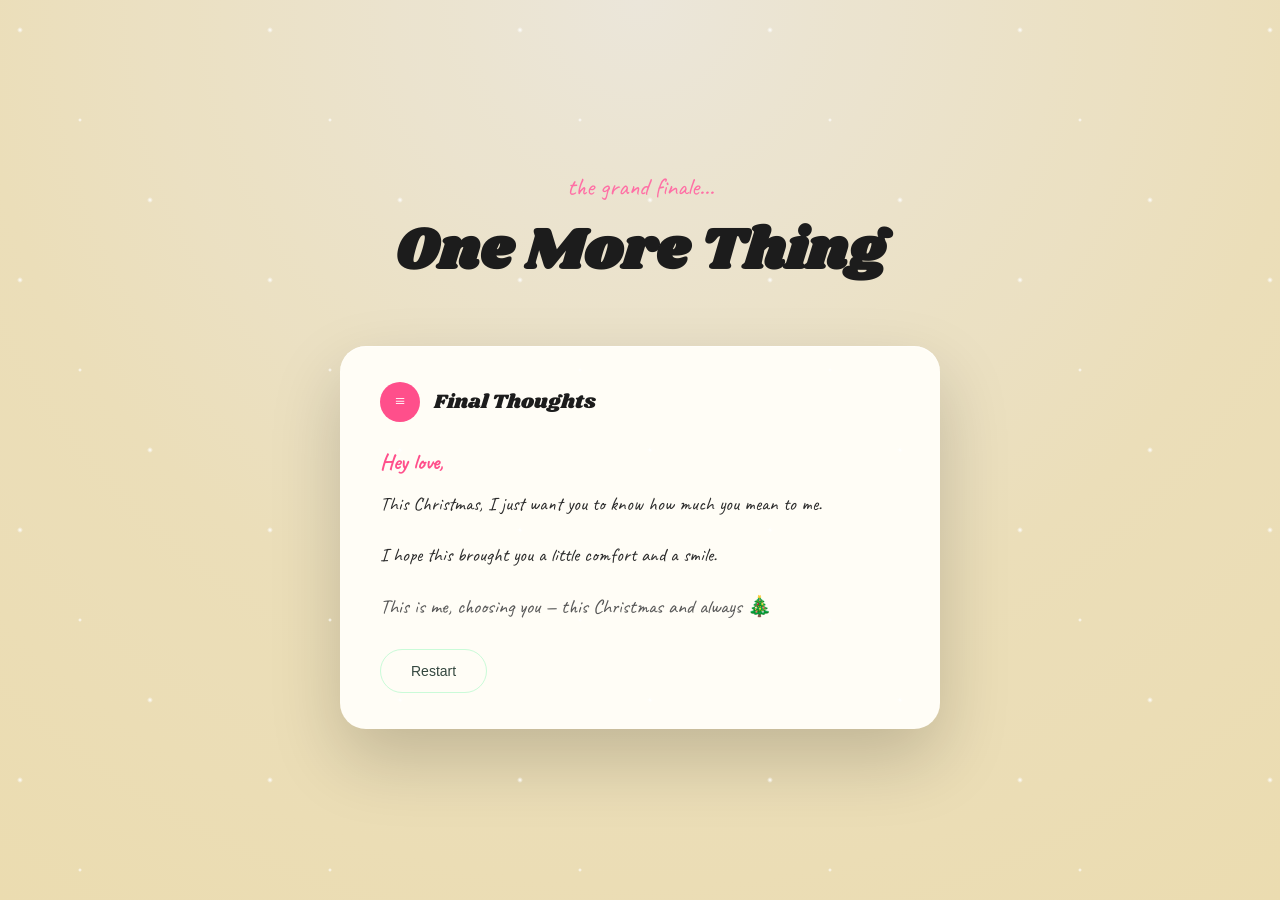
<file: fourthpage.html>
<!DOCTYPE html>
<html lang="en">
<head>
<meta charset="UTF-8">
<title>One More Thing</title>
<link rel="stylesheet" href="fourthpage.css">
</head>

<body>
 <!-- Background effects -->
    <div class="bg-overlay"></div>
    <div class="snow"></div>

<div class="bg-grain"></div>

<div class="container">
  <p class="top-note">the grand finale...</p>
  <h1>One More Thing</h1>

  <div class="card">
    <div class="card-head">
      <div class="icon">≡</div>
      <h3>Final Thoughts</h3>
    </div>

    <p class="hey">Hey love,</p>

    <p class="msg">
      This Christmas, I just want you to know how much you mean to me.
    </p>

    <p class="msg">
      I hope this brought you a little comfort and a smile.
    </p>

    <p class="footer">
      This is me, choosing you — this Christmas and always 🎄
    </p>

    <div class="buttons">
     <a href="index.html">
        
         <button class="outline">Restart</button>
        </a> 
    </div>
  </div>
</div>

</body>
</html>
</file>
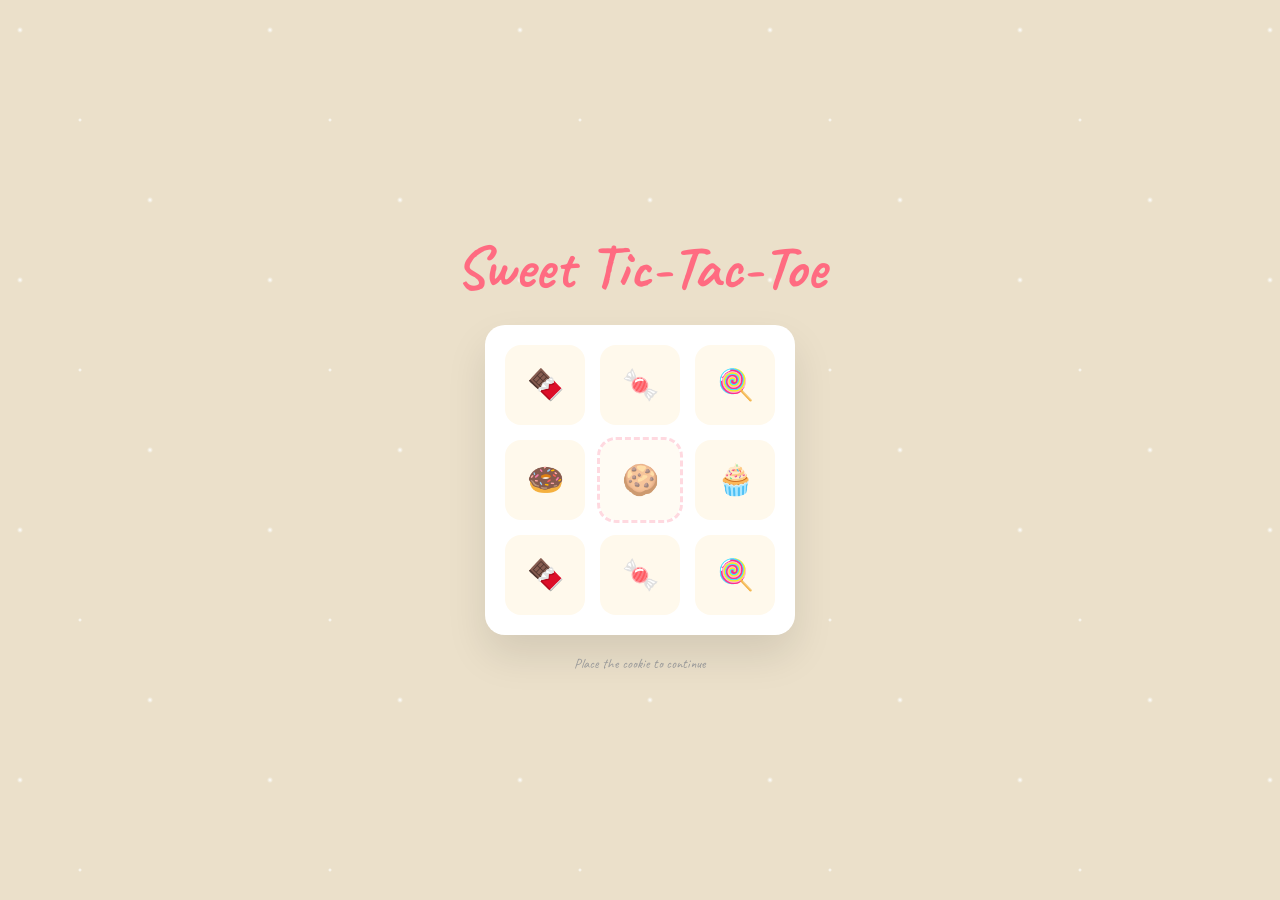
<file: thirdpage.html>
<!DOCTYPE html>
<html lang="en">

<head>
    <meta charset="UTF-8" />
    <title>Christmas Surprise 🎄</title>
    <link rel="stylesheet" href="thirdpage.css" />
</head>

<body>

    <!-- Background effects -->
    <div class="bg-overlay"></div>
    <div class="snow"></div>

    <!-- PAGE 1 -->
    <section class="page active" id="page1">
        <h1 class="tttttt">Sweet Tic-Tac-Toe</h1>

        <div class="grid">
            <div class="cell">🍫</div>
            <div class="cell">🍬</div>
            <div class="cell">🍭</div>
            <div class="cell">🍩</div>

            <!-- COOKIE (CLICK THIS) -->
            <div class="cell cookie" onclick="goToPage(2)">🍪</div>

            <div class="cell">🧁</div>
            <div class="cell">🍫</div>
            <div class="cell">🍬</div>
            <div class="cell">🍭</div>
        </div>

        <p class="hint">Place the cookie to continue</p>
    </section>

    <!-- PAGE 2 -->
    <section class="page" id="page2">
        <h1 class="tttttt">A Christmas Note</h1>

        <div class="envelope" onclick="goToPage(3)">
            <div class="heart">❤️</div>
        </div>

        <p class="hint">Tap to unwrap 🎁</p>
    </section>

    <!-- PAGE 3 -->
    <section class="page" id="page3">
        <p class="top-note">Wrapped Straight From My Heart </p>
        <h1 class="ttttttt">A Christmas Note 🎄</h1>
        <div class="note">
            <span class="tag">💖 MY SWEETEST PERSON</span>

            <h2>Vishakha ji,</h2>

            <p>
                Christmas feels warmer because of you.<br />
                You bring comfort, light and calm into my world.
            </p>

            <div class="signature">Always yours!</div>


            <button onclick="goToPage(4)">Continue ✨</button>

        </div>
    </section>
    <!-- PAGE 4 -->
    <section class="page" id="page4">
        <p class="subtitle">from a sincere heart</p>

        <h1 class="title">
            ✨ Little Things I Want You To Know 🎄
        </h1>

        <p class="tap">Tap to flip ❄️</p>

        <div class="cards">
            <div class="card flip-card" onclick="this.classList.toggle('flipped')">
                <div class="flip-inner">

                    <!-- FRONT -->
                    <div class="flip-front pink">
                        <p>You make<br>everything feel<br>warmer 🤍</p>
                    </div>

                    <!-- BACK -->
                    <div class="flip-back">
                        <img src="1.jpeg" alt="Christmas Cat" id="firstimg">
                        <h3>Christmas Feeling:</h3>
                        <p>Being with you feels like comfort and calm.</p>
                        <span>🎄</span>
                    </div>

                </div>
            </div>

            <div class="card flip-card" onclick="this.classList.toggle('flipped')">
                <div class="flip-inner">

                    <!-- FRONT -->
                    <div class="flip-front yellow">
                        <p>You're cute even<br>when you're annoyed 😆</p>
                    </div>

                    <!-- BACK -->
                    <div class="flip-back">
                        <img src="2.jpeg" alt="Cute Cat">
                        <h3>Little Truth:</h3>
                        <p>Even your angry face makes me smile.</p>
                        <span>🎁</span>
                    </div>

                </div>
            </div>
            <div class="card flip-card" onclick="this.classList.toggle('flipped')">
                <div class="flip-inner">

                    <!-- FRONT -->
                    <div class="flip-front blue">
                        <p>Christmas Coupon:<br>Unlimited hugs 🤗</p>
                    </div>

                    <!-- BACK -->
                    <div class="flip-back">
                        <img src="3.jpeg" alt="Hug Cat" id="thirdimg">
                        <h3>Redeem Anytime 💖</h3>
                        <p>No expiry. No limits. Just hugs.</p>
                        <span>🎄</span>
                    </div>

                </div>
            </div>

        </div>
        <div class="next-btn-wrapper">
           <a href="fourthpage.html">

               <button class="next-btn" onclick="goNext()">Next →</button>
            </a>
            </div>
    </section>



    <script src="index.js"></script>
</body>


</html>
</file>
<file: fourthpage.css>
@import url('https://fonts.googleapis.com/css2?family=Caveat:wght@400..700&display=swap');
@import url('https://fonts.googleapis.com/css2?family=Caveat:wght@400..700&family=Shrikhand&display=swap');
@import url('https://fonts.googleapis.com/css2?family=Caveat:wght@400..700&family=Fredoka:wght@300..700&family=Shrikhand&display=swap');
* {
  margin: 0;
  padding: 0;
  box-sizing: border-box;
}

body {
  height: 100vh;
  background: radial-gradient(circle at top, #fff9ec 0%, #fff1c9 60%, #ffefbf 100%);
  display: flex;
  justify-content: center;
  align-items: center;
  overflow: hidden;
}

/* subtle grain texture */
.bg-grain {
  position: fixed;
  inset: 0;
  background-image: url("https://www.transparenttextures.com/patterns/paper-fibers.png");
  opacity: 0.25;
  pointer-events: none;
}

.container {
  text-align: center;
  z-index: 1;
}

.top-note {
  font-family: 'Caveat', cursive;
  color: #ff6fa5;
  font-size: 25px;
  margin-bottom: 6px;
}

h1 {
  font-family: "Shrikhand", cursive;
  font-size: 58px;
  font-weight: 700;
  color: #1c1c1c;
  margin-bottom: 52px;
}

.card {
  width: 600px;
  background: #fffdf6;
  border-radius: 26px;
  padding: 36px 40px;
  text-align: left;

  box-shadow:
    0 30px 70px rgba(0, 0, 0, 0.18),
    inset 0 1px 0 rgba(255,255,255,0.6);
}

.card-head {
  display: flex;
  align-items: center;
  gap: 14px;
  margin-bottom: 26px;
}

.icon {
  width: 40px;
  height: 40px;
  background: #ff4f8b;
  border-radius: 50%;
  color: white;
  font-size: 18px;
  display: flex;
  align-items: center;
  justify-content: center;
}

.card-head h3 {
  font-family: "Shrikhand", cursive;
  font-size: 20px;
    color: #1c1c1c;
    font-weight: lighter;
}

.hey {
  font-family: 'caveat', cursive;
  color: #ff4f8b;
  font-size: 22px;
  margin-bottom: 12px;
  font-weight: bold;
}

.msg {
 font-family: 'caveat', cursive;
 font-optical-sizing: auto;
  font-size: 19px;
  line-height: 1.75;
  color: #2b2b2b;
  margin-bottom: 18px;
}

.footer {
  font-size: 20px;
  color: #585858;
  font-family: 'caveat', cursive;
 font-optical-sizing: auto;
  margin-top: 22px;
}

.buttons {
  display: flex;
  gap: 18px;
  margin-top: 30px;
}

button {
  padding: 13px 30px;
  border-radius: 30px;
  font-size: 14px;
  cursor: pointer;
  border: none;
}

.pink {
  background: #ff4f8b;
  color: white;
  box-shadow: 0 8px 20px rgba(255,79,139,0.4);
}

.pink:hover {
  background: #e8457c;
}

.outline {
  background: transparent;
  border: 1px solid #cafbd8;
  color: #34473f;
}

.outline:hover {
  background: #f5f5f5;
}
/* Dark overlay */
.bg-overlay {
    position: fixed;
    inset: 0;
    background: rgba(0, 0, 0, 0.08);
    z-index: 1;
}
/* Snow */
.snow {
    position: fixed;
    inset: 0;
    background-image:
        radial-gradient(3px 3px at 20px 30px, #fff, transparent),
        radial-gradient(2px 2px at 80px 120px, #fff, transparent),
        radial-gradient(3px 3px at 150px 200px, #fff, transparent);
    background-size: 250px 250px;
    animation: snowFall 14s linear infinite;
    pointer-events: none;
    z-index: 2;
}

@keyframes snowFall {
    from {
        background-position: 0 -250px;
    }

    to {
        background-position: 0 250px;
    }
}
</file>
<file: thirdpage.css>
@import url('https://fonts.googleapis.com/css2?family=Caveat:wght@400..700&display=swap');
@import url('https://fonts.googleapis.com/css2?family=Caveat:wght@400..700&family=Shrikhand&display=swap');
@import url('https://fonts.googleapis.com/css2?family=Caveat:wght@400..700&family=Fredoka:wght@300..700&family=Shrikhand&display=swap');

* {
    margin: 0;
    padding: 0;
    box-sizing: border-box;
    font-family: "Poppins", sans-serif;
}

body {
    background: #fff4dc;
    min-height: 100vh;
    overflow: hidden;
}

/* Dark overlay */
.bg-overlay {
    position: fixed;
    inset: 0;
    background: rgba(0, 0, 0, 0.08);
    z-index: 1;
}

.tttttt {
    font-size: 60px;
    color: #ff6b81;
    font-family: "Caveat", cursive;
    font-optical-sizing: auto;
}

/* Snow */
.snow {
    position: fixed;
    inset: 0;
    background-image:
        radial-gradient(3px 3px at 20px 30px, #fff, transparent),
        radial-gradient(2px 2px at 80px 120px, #fff, transparent),
        radial-gradient(3px 3px at 150px 200px, #fff, transparent);
    background-size: 250px 250px;
    animation: snowFall 14s linear infinite;
    pointer-events: none;
    z-index: 2;
}

@keyframes snowFall {
    from {
        background-position: 0 -250px;
    }

    to {
        background-position: 0 250px;
    }
}

/* Pages */
.page {
    position: absolute;
    inset: 0;
    display: flex;
    flex-direction: column;
    justify-content: center;
    align-items: center;
    gap: 20px;
    opacity: 0;
    transform: scale(0.95);
    pointer-events: none;
    transition: 0.6s ease;
    z-index: 3;
}

.page.active {
    opacity: 1;
    transform: scale(1);
    pointer-events: auto;
}

/* Grid */
.grid {
    display: grid;
    grid-template-columns: repeat(3, 80px);
    gap: 15px;
    background: #fff;
    padding: 20px;
    border-radius: 20px;
    box-shadow: 0 20px 40px rgba(0, 0, 0, 0.1);
}

.cell {
    width: 80px;
    height: 80px;
    background: #fff9ec;
    border-radius: 16px;
    display: grid;
    place-items: center;
    font-size: 30px;
}

.cookie {
    cursor: pointer;
    outline: 3px dashed pink;
    animation: pulse 1.2s infinite;
    opacity: 0.6;
}

@keyframes pulse {
    0% {
        transform: scale(1);
    }

    50% {
        transform: scale(1.1);
    }
}

/* Envelope */
.envelope {
    width: 450px;
    height: 250px;
    background: rgb(255, 213, 220);
    border-radius: 20px;
    display: grid;
    place-items: center;
    cursor: pointer;
    box-shadow: 0 20px 40px rgba(0, 0, 0, 0.15);
}

.heart {
    font-size: 40px;
    animation: heartbeat 1.2s infinite;
}

@keyframes heartbeat {
    0% {
        transform: scale(1);
    }

    50% {
        transform: scale(1.2);
    }
}

.note .tag {
    display: inline-flex;
    align-items: center;
    gap: 8px;
    background: #ff4f9a;
    color: #fff;
    padding: 8px 18px;
    border-radius: 999px;
    font-size: 13px;
    font-weight: 600;
    margin-bottom: 20px;
}

/* Note */
.note {
    width: 520px;
    background: #fffaf0;
    padding: 36px 38px 30px;
    border-radius: 28px;
    box-shadow: 0 30px 60px rgba(0, 0, 0, 0.15);
    position: relative;
}

.note p {
    font-family: "Comic Sans MS", "Segoe Print", cursive;
    font-size: 20px;
    line-height: 1.8;
    color: #4b5563;
    margin-bottom: 14px;
}

.note h3 {
    text-align: right;
    color: hotpink;
}

.note button {
    margin-top: 20px;
    width: 100%;
    padding: 14px;
    border-radius: 30px;
    border: none;
    background: hotpink;
    color: white;
    font-size: 16px;
    cursor: pointer;
}

.hint {
    color: #999;
    font-size: 14px;
}

.note .signature {
    text-align: right;
    font-size: 28px;
    font-family: "Comic Sans MS", cursive;
    color: #ff4f9a;
    margin-top: 10px;
}

.note button {
    margin-top: 28px;
    width: 100%;
    padding: 16px;
    border-radius: 999px;
    border: none;
    background: #ff4f9a;
    color: #fff;
    font-size: 17px;
    font-weight: 600;
    cursor: pointer;
    box-shadow: 0 10px 25px rgba(255, 79, 154, 0.4);
}

.note img {
    position: absolute;
    top: 50px;
    right: 40px;
    width: 90px;
}

.note::after {
    content: "";
    position: absolute;
    top: 24px;
    right: 18px;
    width: 6px;
    height: calc(100% - 120px);
    background: #ffb3d9;
    border-radius: 4px;
}

.note hr {
    border: none;
    height: 1px;
    background: #f3e8d8;
    margin: 22px 0;
}

.ttttttt {
    font-size: 50px;
    color: #3f3f3f;
    font-family: "Caveat";
    font-optical-sizing: auto;
}

.top-note {
    color: #ff6b81;
    font-style: italic;
    font-size: 25px;
    font-family: "Caveat", cursive;
    font-optical-sizing: auto;
}

.subtitle {
    font-family: cursive;
    color: hotpink;
    font-size: 25px;
    font-family: "Caveat", cursive;
}

.title {
    font-size: 55PX;
    font-weight: 800;
    color: #1f2937;
    text-align: center;
   font-family: "Shrikhand", cursive;
}
.tap {
    color: #888;
    margin-bottom: 30px;
     font-family: "Fredoka", sans-serif;
     font-optical-sizing: auto;
}

.cards {
    display: flex;
    gap: 40px;
   
}
.card p{
        font-size: 25px;
      font-family: "Caveat", cursive;
        font-optical-sizing: auto;
}
.flip-back h3,p{
    font-size: 25px;
    font-family: "Caveat", cursive;
    font-optical-sizing: auto;
}
.card {
       width: 300px;
    height: 330px;
    border-radius: 18px;
    padding: 20px;
    font-family: "caveat", cursive;
    font-size: 20px;
    text-align: center;
    box-shadow: 0 20px 40px rgba(0, 0, 0, 0.15);
    display: flex;
    align-items: center;
    justify-content: center;
}

.card.pink {
    background: #ffd6e8;
}

.card.yellow {
    background: #fff7c2;
}

.card.blue {
    background: #e6f4ff;
}

.flip-card {
    perspective: 1000px;
    cursor: pointer;
}

.flip-inner {
    width: 220px;
    height: 300px;
    position: relative;
    transition: transform 0.8s ease;
    transform-style: preserve-3d;
}

.flip-card.flipped .flip-inner {
    transform: rotateY(180deg);
}

/* FRONT & BACK */
.flip-front,
.flip-back {
    position: absolute;
    inset: 0;
    backface-visibility: hidden;
    border-radius: 18px;
    box-shadow: 0 20px 40px rgba(0, 0, 0, 0.15);
    display: flex;
    align-items: center;
    justify-content: center;
    padding: 20px;
    font-family: "Comic Sans MS", cursive;
    text-align: center;
}

/* FRONT */
.flip-front {
    background: #ffd6e8;
    font-size: 20px;
}

/* BACK */
.flip-back {
    background: #ffffff;
    transform: rotateY(180deg);
    flex-direction: column;
    gap: 8px;
}

.flip-back img {
    width: 120px;
    border-radius: 12px;
}

.flip-back h3 {
    font-size: 18px;
    color: #374151;
}

.flip-back p {
    font-size: 14px;
    color: #6b7280;
}

.flip-front.yellow {
    background: #fff7c2;
}

.flip-front.blue {
    background: #e6f3ff;
}

#thirdimg {
    height: 140px;
    margin-top: 8px;

}

#firstimg {
    margin-top: 9px;
}
.next-btn-wrapper {
  margin-top: 40px;
  display: flex;
  justify-content: center;
}

.next-btn {
  padding: 14px 36px;
  font-size: 18px;
  border: none;
  border-radius: 40px;
  background: linear-gradient(135deg, #ff7eb3, #ff758c);
  color: white;
  cursor: pointer;
  font-family: "Comic Sans MS", cursive;
  box-shadow: 0 10px 25px rgba(255, 120, 160, 0.4);
  transition: all 0.3s ease;
}

.next-btn:hover {
  transform: translateY(-3px) scale(1.05);
  box-shadow: 0 15px 30px rgba(255, 120, 160, 0.6);
}

.next-btn:active {
  transform: scale(0.95);
}
</file>
